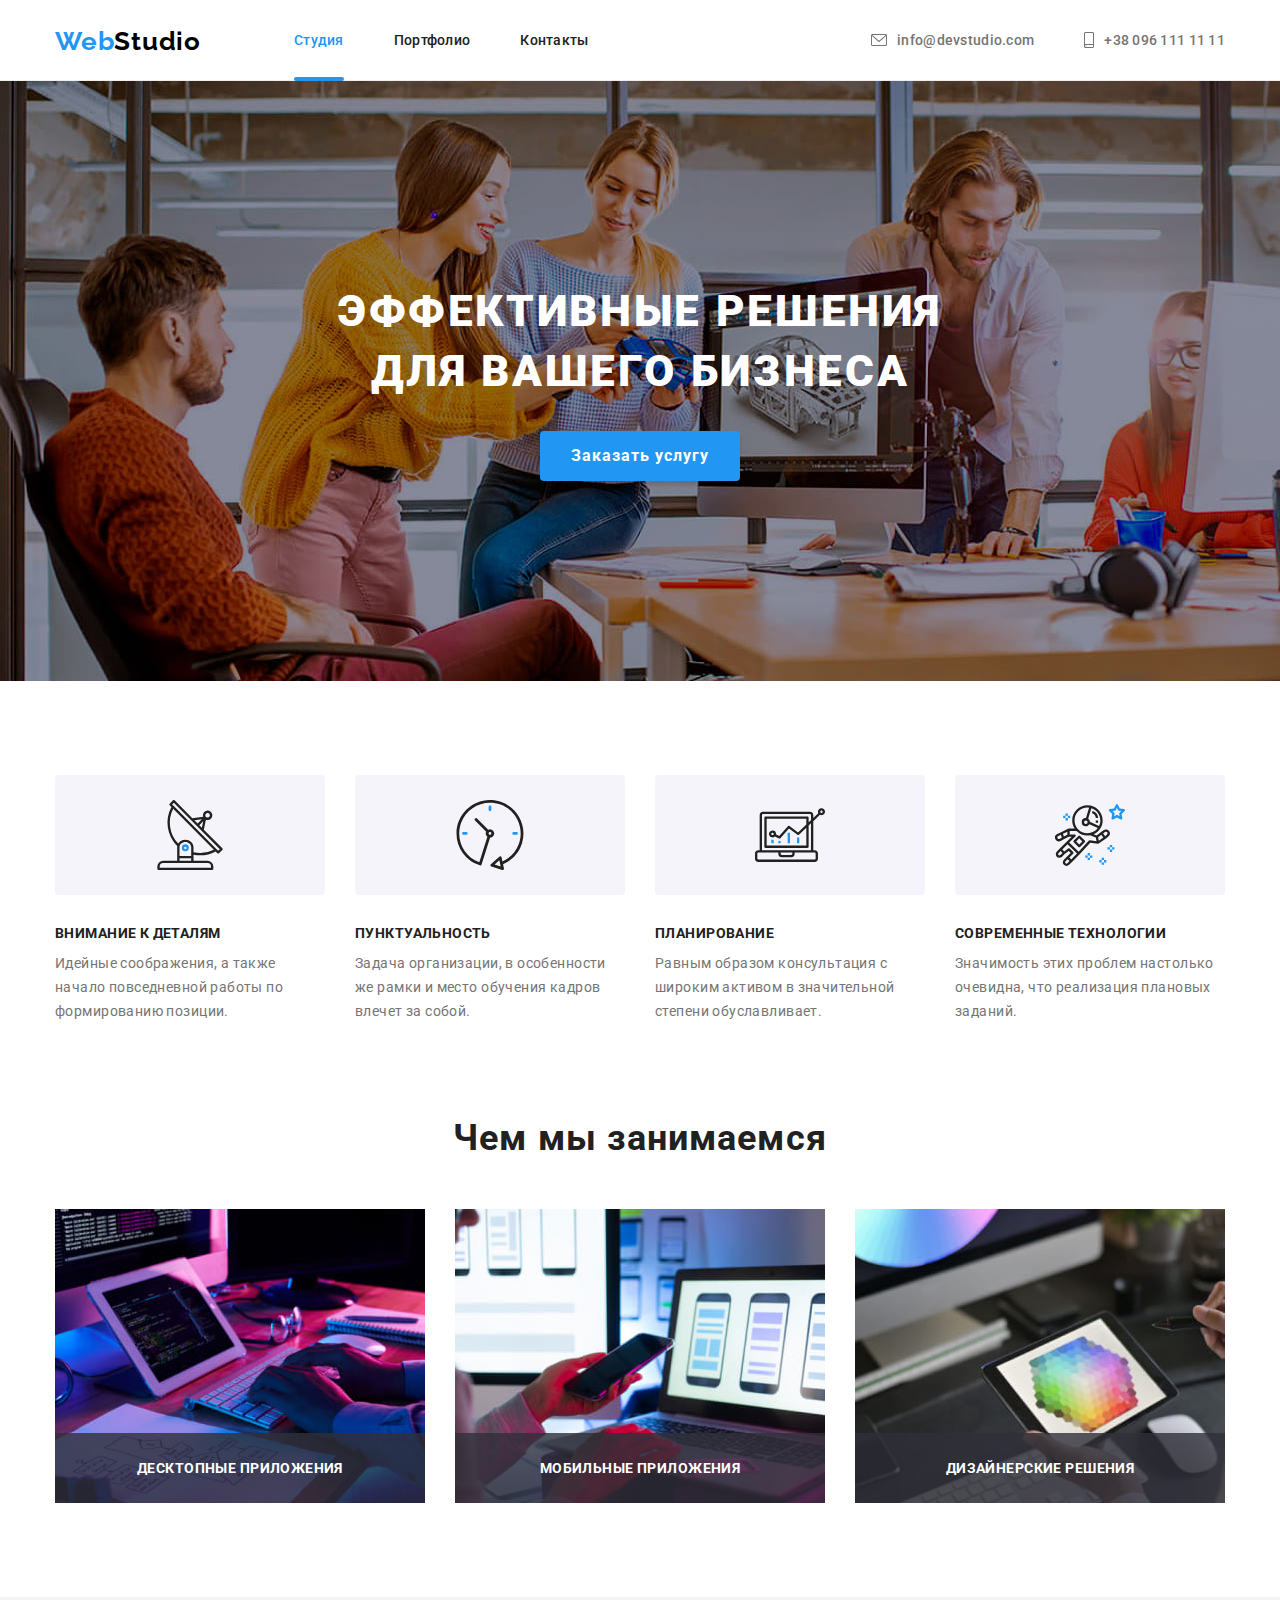
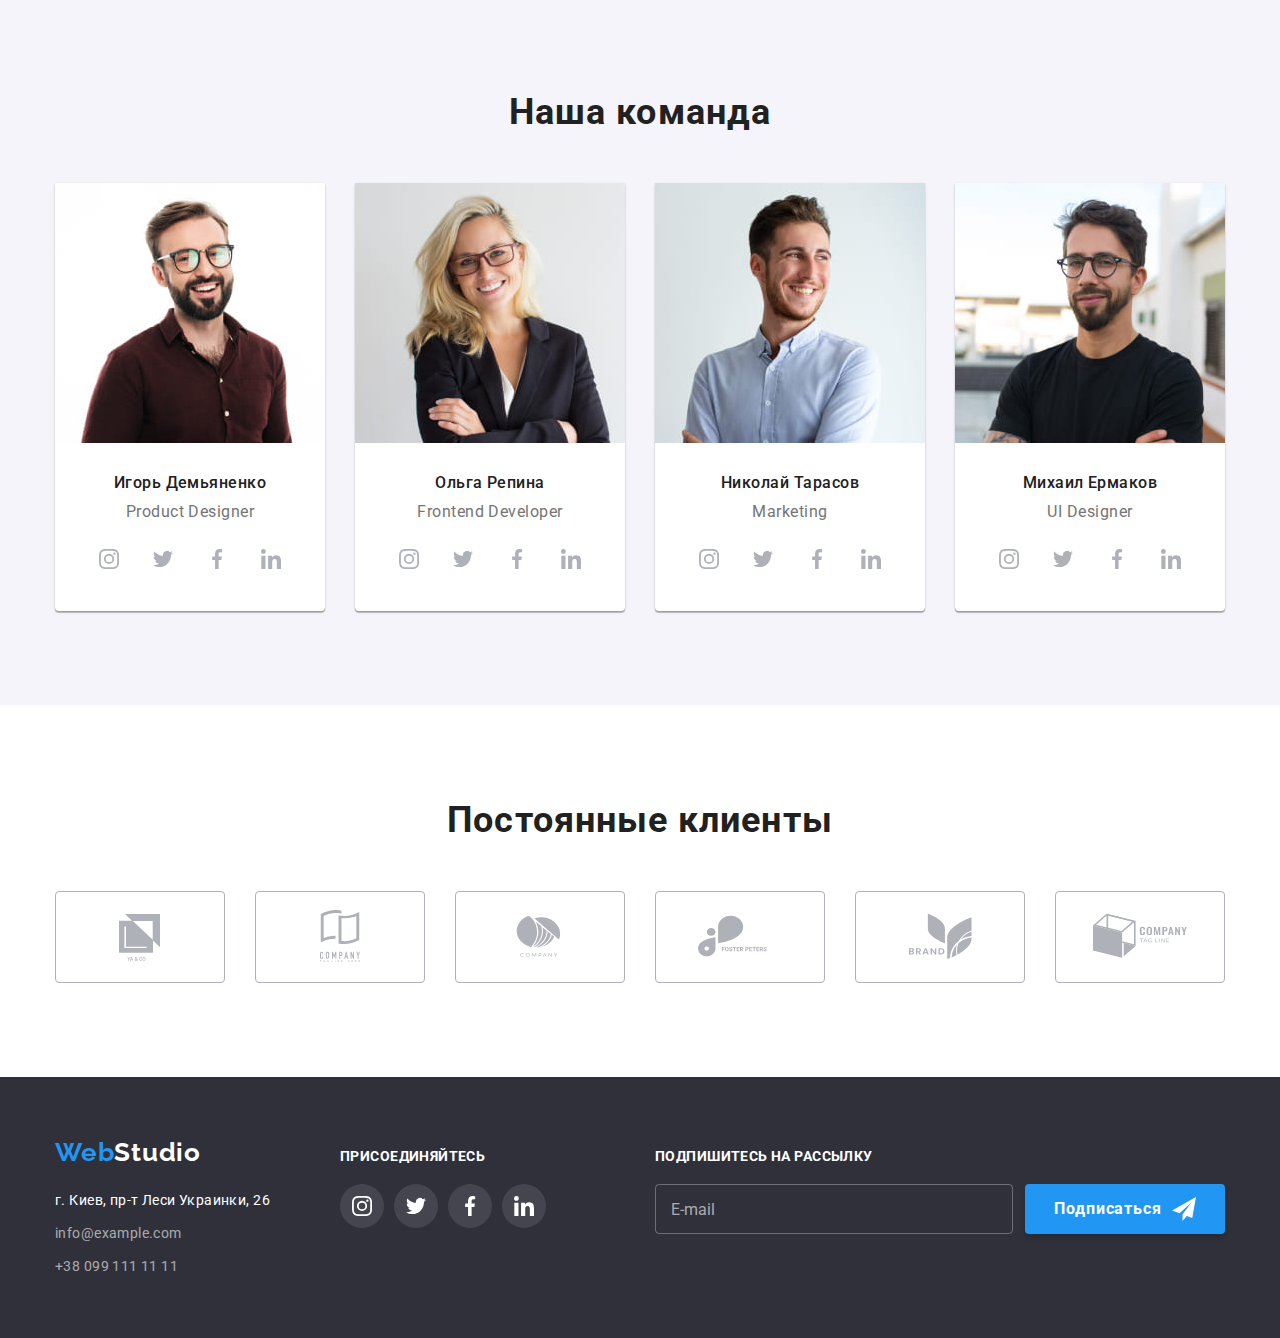
<file: index.html>
<!DOCTYPE html>
<html lang="ru">
<head>
    <meta charset="UTF-8" />
    <meta http-equiv="X-UA-Compatible" content="IE=edge" />
    <meta name="viewport" content="width=device-width, initial-scale=1.0, maximum-scale=1.0, user-scalable=no" />
    <link rel="stylesheet" href="./css/main.min.css" />
    <link
    href="https://fonts.googleapis.com/css2?family=Raleway:wght@700&family=Roboto:wght@400;500;700;900&display=swap"
    rel="stylesheet"
    />
    <title>Студия</title>
</head>
<body>
    <header>
    <div class="container page-header">
        <a href="./index.html" lang="en" class="link logo"><span class="logo__part">Web</span>Studio</a>
        <nav class="nav">
        <ul class="list nav__list">
            <li><a href="./index.html" class="link nav__link nav__link--current">Cтудия</a></li>
            <li><a href="./portfolio.html" class="link nav__link">Портфолио</a></li>
            <li><a href="" class="link nav__link">Контакты</a></li>
        </ul>
        </nav>
        <ul class="list contacts">
            <li class="contacts__item">
                <a class="link contacts__link" href="mailto:info@devstudio.com">
                <svg class="contacts__icon contacts__icon--mail" width="16" height="12">
                    <use href="./images/sprite.svg#icon-mail">
                </svg>info@devstudio.com</a>
            </li>
            <li>
                <a class="link contacts__link" href="tel:+380961111111">
                <svg class="contacts__icon contacts__icon--tel" width="10" height="16">
                    <use href="./images/sprite.svg#icon-tel"></svg>
                +38 096 111 11 11</a>
            </li>
        </ul>
        <button type="button" class="menu__open">
            <svg class="menu__icon" width="40" height="40">
                <use href="./images/sprite.svg#icon-menu"></use>
            </svg>
            </button>
        </div>
        <div class="menu is-hidden">
            <div class="menu__top">
                <button type="button" class="menu__close">
                <svg class="menu__icon" width="40" height="40">
                    <use href="./images/sprite.svg#icon-cross"></use>
                </svg>
                </button>
                <nav class="menu__nav">
                <ul class="menu__list list">
                    <li class="menu__item">
                    <a href="./index.html" class="link menu__link--current">Студия</a>
                    </li>
                    <li class="menu__item">
                    <a href="./portfolio.html" class="link menu__link">Портфолио</a>
                    </li>
                    <li class="menu__item">
                    <a href="#" class="link menu__link">Контакты</a>
                    </li>
                </ul>
                </nav>
            </div>
            <div class="menu__bottom">
                <ul class="menu__list list">
                    <li class="menu__item">
                    <a href="tel:+380961111111" class="link menu__tel"
                        >+38 096 111 11 11</a
                    >
                    </li>
                    <li class="menu__item">
                    <a href="mailto:info@devstudio.com" class="link menu__mail"
                        >info@devstudio.com</a
                    >
                    </li>
                </ul>
                <ul class="menu__socials list">
                    <li class="menu__social">
                        <a
                        href=""
                        target="_blank"
                        rel="noopener noreferrer nofollow"
                        class="menu__soc link"
                        >Instagram</a
                        >
                    </li>
                    <li class="menu__social">
                        <a
                        href=""
                        target="_blank"
                        rel="noopener noreferrer nofollow"
                        class="menu__soc link" 
                        >Twitter</a
                        >
                    </li>
                    <li class="menu__social">
                        <a
                        href=""
                        target="_blank"
                        rel="noopener noreferrer nofollow"
                        class="menu__soc link"
                        >Facebook</a
                        >
                    </li>
                    <li class="menu__social">
                        <a
                        href=""
                        target="_blank"
                        rel="noopener noreferrer nofollow"
                        class="menu__soc link"
                        >LinkedIn</a
                        >
                    </li>
                </ul>
            </div>
        </div>
    </header>
    <main>
    <section class="section hero">
        <div class="container">
        <h1 class="hero__header">Эффективные решения для вашего бизнеса</h1>
        <button type="button" class="button" data-modal-open>Заказать услугу</button>
        </div>
    </section>
    <section class="section">
        <div class="container">
        <h2 class="section__heading visually-hidden">Features</h2>
        <ul class="list features">
            <li class="features__item">
            <div class="features__box">
                <svg width="70" height="70">
                <use href="./images/sprite.svg#icon-antenna" />
                </svg>
            </div>
            <h3 class="features__title">Внимание к деталям</h3>
            <p class="features__descr">
                Идейные соображения, а также начало повседневной работы по формированию позиции.
            </p>
            </li>
            <li class="features__item">
            <div class="features__box">
                <svg width="70" height="70">
                <use href="./images/sprite.svg#icon-clock" />
                </svg>
            </div>
            <h3 class="features__title">Пунктуальность</h3>
            <p class="features__descr">
                Задача организации, в особенности же рамки и место обучения кадров влечет за собой.
            </p>
            </li>
            <li class="features__item">
            <div class="features__box">
                <svg width="70" height="70">
                <use href="./images/sprite.svg#icon-diagram" />
                </svg>
            </div>
            <h3 class="features__title">Планирование</h3>
            <p class="features__descr">
                Равным образом консультация с широким активом в значительной степени обуславливает.
            </p>
            </li>
            <li class="features__item">
            <div class="features__box">
                <svg width="70" height="70">
                <use href="./images/sprite.svg#icon-astronaut" />
                </svg>
            </div>
            <h3 class="features__title">Современные технологии</h3>
            <p class="features__descr">
                Значимость этих проблем настолько очевидна, что реализация плановых заданий.
            </p>
            </li>
        </ul>
        </div>
    </section>
    <section class="section no-padding">
        <div class="container">
        <h2 class="section__heading">Чем мы занимаемся</h2>
        <ul class="list employments">
            <li class="employments__item">
            <img srcset="./images/index/work1.jpg 1х, /images/index/work1-2x.jpg 2х" src="./images/index/work1.jpg" alt="Программирование" width="370" height="294" />
            <p class="employments__title">Десктопные приложения</p>
            </li>
            <li class="employments__item">
            <img srcset="./images/index/work2.jpg 1х, /images/index/work2-2x.jpg 2х" src="./images/index/work2.jpg" width="370" height="294" />
            <p class="employments__title">Мобильные приложения</p>
            </li>
            <li class="employments__item">
            <img srcset="./images/index/work3.jpg 1х, /images/index/work3-2x.jpg 2х" src="./images/index/work3.jpg" width="370" height="294" />
            <p class="employments__title">Дизайнерские решения</p>
            </li>
        </ul>
        </div>
    </section>
    <section class="section team">
        <div class="container">
        <h2 class="section__heading">Наша команда</h2>
        <ul class="list team__list">
            <li class="team__card">
                <picture>
                    <source srcset="./images/index/1team-top.jpg 1x, ./images/index/1team-top2x.jpg 2x" media="(min-width: 1200px)">
                    <source srcset="./images/index/1team-tab.jpg 1x, ./images/index/1team-tab2x.jpg 2x" media="(min-width: 768px)">
                    <source srcset="./images/index/1team-mob.jpg 1x, ./images/index/1team-mob2x.jpg 2x" media="(max-width: 767px)">
                    <img src="./images/index/1team-mob.jpg" alt="Игорь Демьяненко"/>
                </picture>
            <div class="team__descr">
                <h3 class="team__name">Игорь Демьяненко</h3>
                <p class="team__post" lang="en">Product Designer</p>
                <ul class="list social">
                <li>
                    <a href="#" class="link social__link">
                    <svg class="social__icon" width="20" height="20">
                        <use href="./images/sprite.svg#icon-instagram" />
                    </svg>
                    </a>
                </li>
                <li>
                    <a href="#" class="link social__link">
                    <svg class="social__icon" width="20" height="20">
                        <use href="./images/sprite.svg#icon-twitter" />
                    </svg>
                    </a>
                </li>
                <li>
                    <a href="#" class="link social__link">
                    <svg class="social__icon" width="20" height="20">
                        <use href="./images/sprite.svg#icon-facebook" />
                    </svg>
                    </a>
                </li>
                <li>
                    <a href="#" class="link social__link">
                    <svg class="social__icon" width="20" height="20">
                        <use href="./images/sprite.svg#icon-linkedin" />
                    </svg>
                    </a>
                </li>
                </ul>
            </div>
            </li>
            <li class="team__card">
                <picture>
                    <source srcset="./images/index/2team-top.jpg 1x, ./images/index/2team-top2x.jpg 2x" media="(min-width: 1200px)">
                    <source srcset="./images/index/2team-tab.jpg 1x, ./images/index/2team-tab2x.jpg 2x" media="(min-width: 768px)">
                    <source srcset="./images/index/2team-mob.jpg 1x, ./images/index/2team-mob2x.jpg 2x" media="(max-width: 767px)">
                    <img src="./images/index/2team-mob.jpg" alt="Ольга Репина"/>
                </picture>
            <div class="team__descr">
                <h3 class="team__name">Ольга Репина</h3>
                <p class="team__post" lang="en">Frontend Developer</p>
                <ul class="list social">
                <li>
                    <a href="#" class="link social__link">
                    <svg class="social__icon" width="20" height="20">
                        <use href="./images/sprite.svg#icon-instagram" />
                    </svg>
                    </a>
                </li>
                <li>
                    <a href="#" class="link social__link">
                    <svg class="social__icon" width="20" height="20">
                        <use href="./images/sprite.svg#icon-twitter" />
                    </svg>
                    </a>
                </li>
                <li>
                    <a href="#" class="link social__link">
                    <svg class="social__icon" width="20" height="20">
                        <use href="./images/sprite.svg#icon-facebook" />
                    </svg>
                    </a>
                </li>
                <li>
                    <a href="#" class="link social__link">
                    <svg class="social__icon" width="20" height="20">
                        <use href="./images/sprite.svg#icon-linkedin" />
                    </svg>
                    </a>
                </li>
                </ul>
            </div>
            </li>
            <li class="team__card">
                <picture>
                    <source srcset="./images/index/3team-top.jpg 1x, ./images/index/3team-top2x.jpg 2x" media="(min-width: 1200px)">
                    <source srcset="./images/index/3team-tab.jpg 1x, ./images/index/3team-tab2x.jpg 2x" media="(min-width: 768px)">
                    <source srcset="./images/index/3team-mob.jpg 1x, ./images/index/3team-mob2x.jpg 2x" media="(max-width: 767px)">
                    <img src="./images/index/3team-mob.jpg" alt="Николай Тарасов"/>
                </picture>
            <div class="team__descr">
                <h3 class="team__name">Николай Тарасов</h3>
                <p class="team__post" lang="en">Marketing</p>
                <ul class="list social">
                <li>
                    <a href="#" class="link social__link">
                    <svg class="social__icon" width="20" height="20">
                        <use href="./images/sprite.svg#icon-instagram" />
                    </svg>
                    </a>
                </li>
                <li>
                    <a href="#" class="link social__link">
                    <svg class="social__icon" width="20" height="20">
                        <use href="./images/sprite.svg#icon-twitter" />
                    </svg>
                    </a>
                </li>
                <li>
                    <a href="#" class="link social__link">
                    <svg class="social__icon" width="20" height="20">
                        <use href="./images/sprite.svg#icon-facebook" />
                    </svg>
                    </a>
                </li>
                <li>
                    <a href="#" class="link social__link">
                    <svg class="social__icon" width="20" height="20">
                        <use href="./images/sprite.svg#icon-linkedin" />
                    </svg>
                    </a>
                </li>
                </ul>
            </div>
            </li>
            <li class="team__card">
                <picture>
                    <source srcset="./images/index/4team-top.jpg 1x, ./images/index/4team-top2x.jpg 2x" media="(min-width: 1200px)">
                    <source srcset="./images/index/4team-tab.jpg 1x, ./images/index/4team-tab2x.jpg 2x" media="(min-width: 768px)">
                    <source srcset="./images/index/4team-mob.jpg 1x, ./images/index/4team-mob2x.jpg 2x" media="(max-width: 767px)">
                    <img src="./images/index/4team-mob.jpg" alt="Михаил Ермаков"/>
                </picture>
            <div class="team__descr">
                <h3 class="team__name">Михаил Ермаков</h3>
                <p class="team__post" lang="en">UI Designer</p>
                <ul class="list social">
                <li>
                    <a href="#" class="link social__link">
                    <svg class="social__icon" width="20" height="20">
                        <use href="./images/sprite.svg#icon-instagram" />
                    </svg>
                    </a>
                </li>
                <li>
                    <a href="#" class="link social__link">
                    <svg class="social__icon" width="20" height="20">
                        <use href="./images/sprite.svg#icon-twitter" />
                    </svg>
                    </a>
                </li>
                <li>
                    <a href="#" class="link social__link">
                    <svg class="social__icon" width="20" height="20">
                        <use href="./images/sprite.svg#icon-facebook" />
                    </svg>
                    </a>
                </li>
                <li>
                    <a href="#" class="link social__link">
                    <svg class="social__icon" width="20" height="20">
                        <use href="./images/sprite.svg#icon-linkedin" />
                    </svg>
                    </a>
                </li>
                </ul>
            </div>
            </li>
        </ul>
        </div>
    </section>
    <section class="section">
        <div class="container">
        <h2 class="section__heading">Постоянные клиенты</h2>
        <ul class="list clients">
            <li class="clients__item">
            <a href="#" class="link clients__link">
                <svg class="clients__icon" width="106" height="60">
                <use href="./images/sprite.svg#icon-Logo-1" />
                </svg>
            </a>
            </li>
            <li class="clients__item">
            <a href="#" class="link clients__link">
                <svg class="clients__icon" width="106" height="60">
                <use href="./images/sprite.svg#icon-Logo-2" />
                </svg>
            </a>
            </li>
            <li class="clients__item">
            <a href="#" class="link clients__link">
                <svg class="clients__icon" width="106" height="60">
                <use href="./images/sprite.svg#icon-Logo-3" />
                </svg>
            </a>
            </li>
            <li class="clients__item">
            <a href="#" class="link clients__link">
                <svg class="clients__icon" width="106" height="60">
                <use href="./images/sprite.svg#icon-Logo-4" />
                </svg>
            </a>
            </li>
            <li class="clients__item">
            <a href="#" class="link clients__link">
                <svg class="clients__icon" width="106" height="60">
                <use href="./images/sprite.svg#icon-Logo-5" />
                </svg>
            </a>
            </li>
            <li class="clients__item">
            <a href="#" class="link clients__link">
                <svg class="clients__icon" width="106" height="60">
                <use href="./images/sprite.svg#icon-Logo-6" />
                </svg>
            </a>
            </li>
        </ul>
        </div>
    </section>
    </main>
    <footer>
    <div class="container page-footer">
        <div class="page-footer__tab">
            <div>
                <a href="./index.html" lang="en" class="link logo"
                    ><span class="logo__part">Web</span>Studio</a
                >
                <address>
                    <ul class="address list">
                    <li>
                        <a href="https://goo.gl/maps/jvZkEeuZgT2ocz416"
                        rel="noopener nofollow noreferrer"
                        class="link address__location">г. Киев, пр-т Леси Украинки, 26</a
                        >
                    </li>
                    <li class="address__item">
                        <a href="mailto:info@example.com" class="link address__contacts"                >info@example.com</a>
                    </li>
                    <li class="address__item">
                        <a href="tel:+380991111111" class="link address__contacts">+38 099 111 11 11</a>
                    </li>
                    </ul>
                </address>
            </div>
            <div class="footer__div">
                <strong class="page-footer__heading">присоединяйтесь</strong>
                <ul class="list social">
                    <li>
                    <a href="#" class="link social__link">
                        <svg width="20" height="20">
                        <use href="./images/sprite.svg#icon-instagram" />
                        </svg>
                    </a>
                    </li>
                    <li>
                    <a href="#" class="link social__link">
                        <svg width="20" height="20">
                        <use href="./images/sprite.svg#icon-twitter" />
                        </svg>
                    </a>
                    </li>
                    <li>
                    <a href="#" class="link social__link">
                        <svg width="20" height="20">
                        <use href="./images/sprite.svg#icon-facebook" />
                        </svg>
                    </a>
                    </li>
                    <li>
                    <a href="#" class="link social__link">
                        <svg width="20" height="20">
                        <use href="./images/sprite.svg#icon-linkedin" />
                        </svg>
                    </a>
                    </li>
                </ul>
            </div>
        </div>
        
        <div class="footer__div footer__div--alignment">
        <strong class="page-footer__heading">подпишитесь на рассылку</strong>
        <form class="send">
            <label>
            <input type="email" name="email" class="send__email" placeholder="E-mail" required />
            </label>
            <button type="submit" class="button">
            Подписаться
            <svg width="24" height="24">
                <use href="./images/sprite.svg#icon-send" />
            </svg>
            </button>
        </form>
        </div>
    </div>
    </footer>
    <div class="backdrop is-hidden" data-modal>
    <div class="modal">
        <button class="close" data-modal-close>
        <svg class="close__icon" width="11" height="11">
            <use href="./images/sprite.svg#icon-close" />
        </svg>
        </button>
        <strong class="modal__header">Оставьте свои данные, мы вам перезвоним</strong>
        <form class="modal__form">
        <div class="modal__div">
            <label for="name" class="modal__label">Имя</label>
            <input
            class="modal__input"
            type="text"
            name="name"
            id="name"
            placeholder=" "
            required
            />
            <svg width="18" height="18" class="modal__icon">
            <use href="./images/sprite.svg#icon-person" />
            </svg>
        </div>
        <div class="modal__div">
            <label for="tel" class="modal__label">Телефон</label>
            <input class="modal__input" type="tel" name="tel" id="tel" placeholder=" " required />
            <svg width="18" height="18" class="modal__icon">
            <use href="./images/sprite.svg#icon-phone" />
            </svg>
        </div>
        <div class="modal__div">
            <label for="email" class="modal__label">Почта</label>
            <input
            class="modal__input"
            type="email"
            name="email"
            id="email"
            placeholder=" "
            required
            />
            <svg width="18" height="18" class="modal__icon">
            <use href="./images/sprite.svg#icon-email" />
            </svg>
        </div>
        <div class="modal__div">
            <label for="comment" class="modal__label">Комментарий</label>
            <textarea
            name="comment"
            id="comment"
            placeholder="Введите текст"
            class="modal__comment"
            ></textarea>
        </div>
        <div class="check">
            <label class="check__label">
            <input type="checkbox" class="check__box" name="agree" value="agree" required />
            <span class="check__icon"></span>Соглашаюсь с рассылкой и принимаю&nbsp;
            <a href="#" class="link check__link">Условия договора</a>
            </label>
        </div>
        <button type="submit" class="button">Отправить</button>
        </form>
    </div>
    </div>
    <script src="./modal.js"></script>
    <script src="./menu.js"></script>
</body>
</html>
</file>
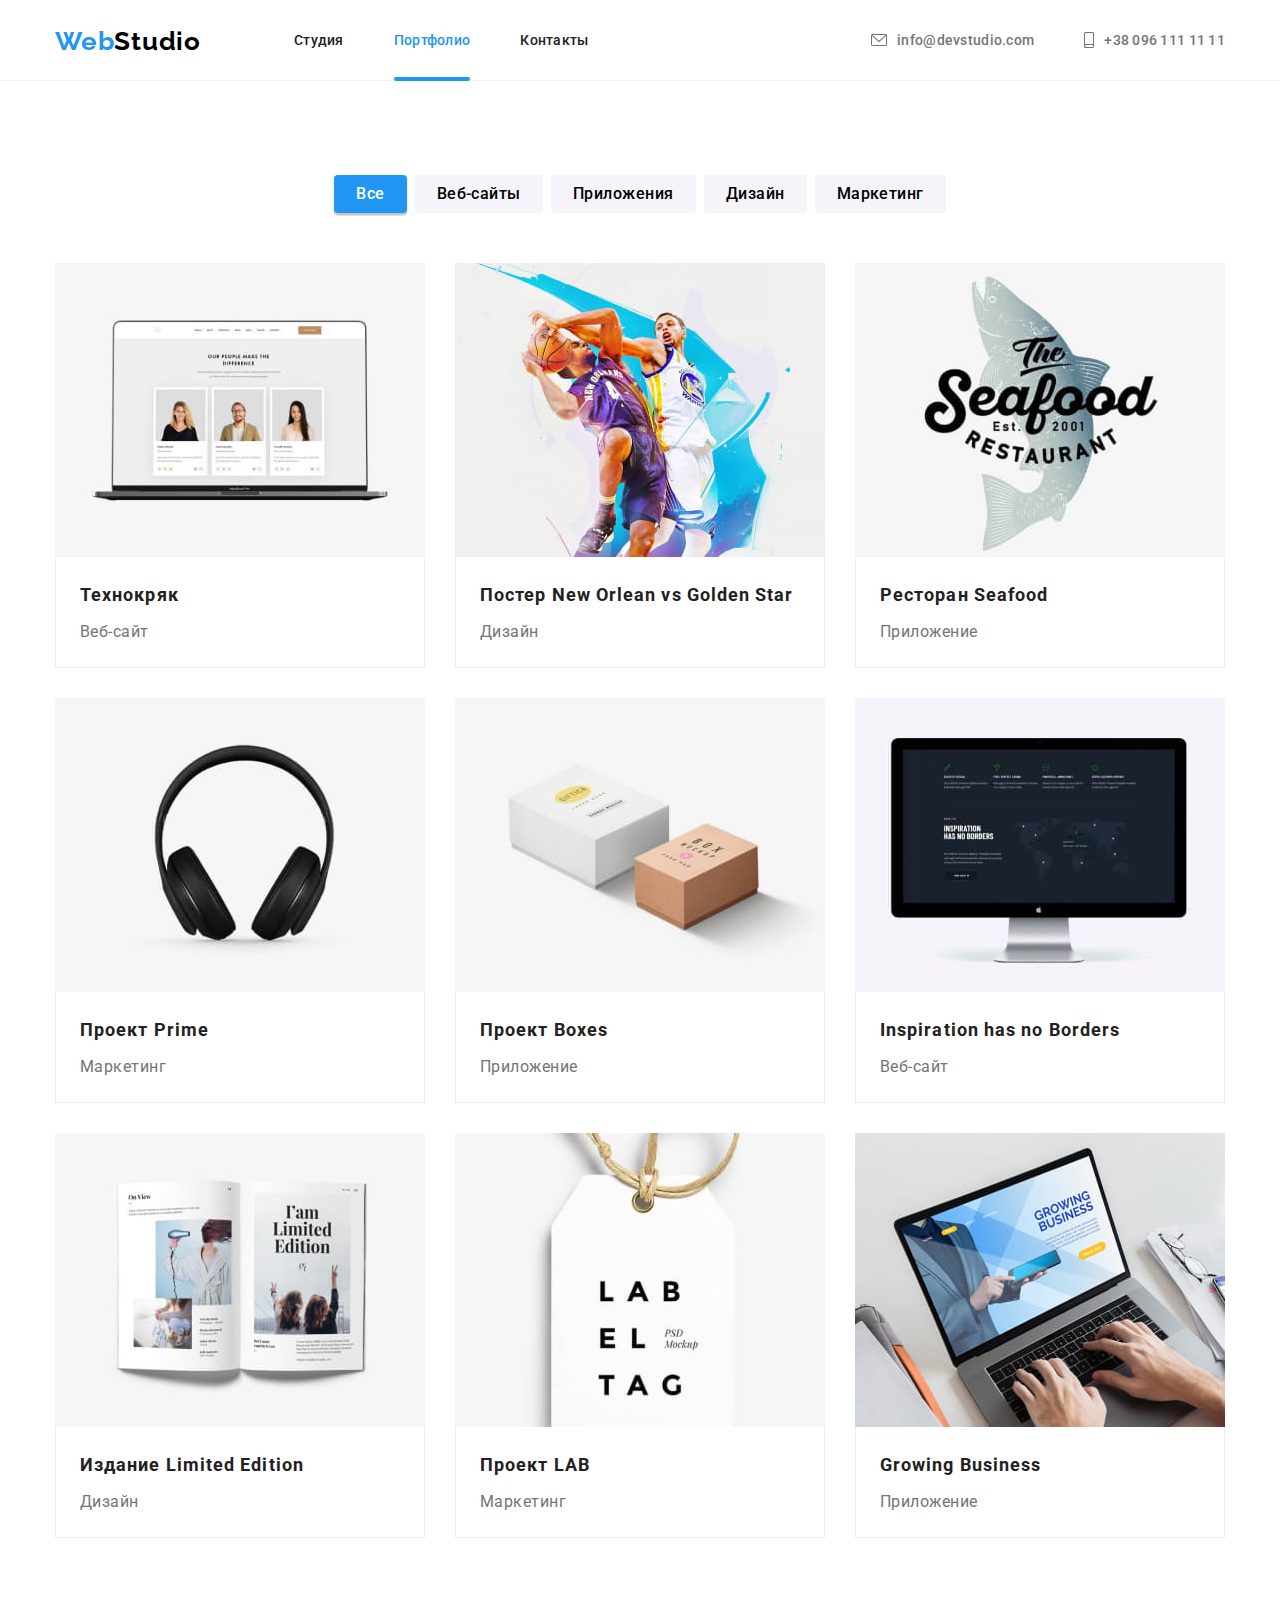
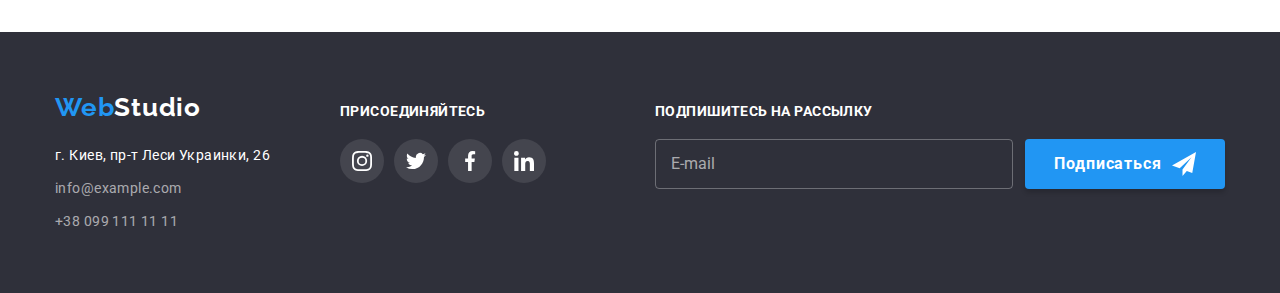
<file: portfolio.html>
<!DOCTYPE html>
<html lang="ru">
  <head>
    <meta charset="UTF-8" />
    <meta http-equiv="X-UA-Compatible" content="IE=edge" />
    <meta name="viewport" content="width=device-width, initial-scale=1.0, maximum-scale=1.0, user-scalable=no" />
    <link rel="stylesheet" href="./css/main.min.css" />
    <link
      href="https://fonts.googleapis.com/css2?family=Raleway:wght@700&family=Roboto:wght@400;500;700;900&display=swap"
      rel="stylesheet"
    />
    <title>Портфолио</title>
  </head>
  <body>
    <header>
    <div class="container page-header">
        <a href="./index.html" lang="en" class="link logo"><span class="logo__part">Web</span>Studio</a>
        <nav class="nav">
        <ul class="list nav__list">
            <li><a href="./index.html" class="link nav__link">Cтудия</a></li>
            <li><a href="./portfolio.html" class="link nav__link nav__link--current">Портфолио</a></li>
            <li><a href="" class="link nav__link">Контакты</a></li>
        </ul>
        </nav>
        <ul class="list contacts">
            <li class="contacts__item">
                <a class="link contacts__link" href="mailto:info@devstudio.com">
                <svg class="contacts__icon contacts__icon--mail" width="16" height="12">
                    <use href="./images/sprite.svg#icon-mail">
                </svg>
                info@devstudio.com</a>
            </li>
            <li>
                <a class="link contacts__link" href="tel:+380961111111">
                <svg class="contacts__icon contacts__icon--tel" width="10" height="16">
                    <use href="./images/sprite.svg#icon-tel"></svg>
                +38 096 111 11 11</a>
            </li>
        </ul>
        <button type="button" class="menu__open">
            <svg class="menu__icon" width="40" height="40">
                <use href="./images/sprite.svg#icon-menu"></use>
            </svg>
            </button>
        </div>
        <div class="menu is-hidden">
            <div class="menu__top">
                <button type="button" class="menu__close">
                <svg class="menu__icon" width="40" height="40">
                    <use href="./images/sprite.svg#icon-cross"></use>
                </svg>
                </button>
                <nav class="menu__nav">
                <ul class="menu__list list">
                    <li class="menu__item">
                    <a href="./index.html" class="link menu__link">Студия</a>
                    </li>
                    <li class="menu__item">
                    <a href="./portfolio.html" class="link menu__link menu__link--current">Портфолио</a>
                    </li>
                    <li class="menu__item">
                    <a href="#" class="link menu__link">Контакты</a>
                    </li>
                </ul>
                </nav>
            </div>
            <div class="menu__bottom">
                <ul class="menu__list list">
                    <li class="menu__item">
                    <a href="tel:+380961111111" class="link menu__tel"
                        >+38 096 111 11 11</a
                    >
                    </li>
                    <li class="menu__item">
                    <a href="mailto:info@devstudio.com" class="link menu__mail"
                        >info@devstudio.com</a
                    >
                    </li>
                </ul>
                <ul class="menu__socials list">
                    <li class="menu__social">
                        <a
                        href=""
                        target="_blank"
                        rel="noopener noreferrer nofollow"
                        class="menu__soc link"
                        >Instagram</a
                        >
                    </li>
                    <li class="menu__social">
                        <a
                        href=""
                        target="_blank"
                        rel="noopener noreferrer nofollow"
                        class="menu__soc link" 
                        >Twitter</a
                        >
                    </li>
                    <li class="menu__social">
                        <a
                        href=""
                        target="_blank"
                        rel="noopener noreferrer nofollow"
                        class="menu__soc link"
                        >Facebook</a
                        >
                    </li>
                    <li class="menu__social">
                        <a
                        href=""
                        target="_blank"
                        rel="noopener noreferrer nofollow"
                        class="menu__soc link"
                        >LinkedIn</a
                        >
                    </li>
                </ul>
            </div>
        </div>
    </header>
    <main>
      <section class="section">
        <div class="container">
          <h1 class="visually-hidden">Projects</h1>
          <ul class="list filters">
            <li><button type="button" class="filters__button filters__button--current">Все</button></li>
            <li><button type="button" class="filters__button">Веб-сайты</button></li>
            <li><button type="button" class="filters__button">Приложения</button></li>
            <li><button type="button" class="filters__button">Дизайн</button></li>
            <li><button type="button" class="filters__button">Маркетинг</button></li>
          </ul>
          <ul class="list projects">
            <li class="projects__item">
              <a href="#" class="link product">
                <div class="product__overlay">
                  <picture>
                      <source srcset="./images/portfolio/1project-top.jpg 1x, ./images/portfolio/1project-top2x.jpg 2x" media="(min-width: 1200px)">
                      <source srcset="./images/portfolio/1project-tab.jpg 1x, ./images/portfolio/1project-tab2x.jpg 2x" media="(min-width: 768px)">
                      <source srcset="./images/portfolio/1project-mob.jpg 1x, ./images/portfolio/1project-mob2x.jpg 2x" media="(max-width: 767px)">
                      <img src="./images/portfolio/1project-mob.jpg" alt="Технокряк"/>
                  </picture>
                  <p class="product__text">
                    Ресурс предлагает комплексные предложения с разным уровнем функционала и
                    сервисов. Все это позволит посетителю получить исчерпывающие сведения о компании
                    или частном лице.
                  </p>
                </div>
                <div class="product__descr">
                  <h2 class="product__name">Технокряк</h2>
                  <p class="product__title">Веб-сайт</p>
                </div>
              </a>
            </li>
            <li class="projects__item">
              <a href="#" class="link product">
                <div class="product__overlay">
                  <picture>
                    <source srcset="./images/portfolio/2project-top.jpg 1x, ./images/portfolio/2project-top2x.jpg 2x" media="(min-width: 1200px)">
                    <source srcset="./images/portfolio/2project-tab.jpg 1x, ./images/portfolio/2project-tab2x.jpg 2x" media="(min-width: 768px)">
                    <source srcset="./images/portfolio/2project-mob.jpg 1x, ./images/portfolio/2project-mob2x.jpg 2x" media="(max-width: 767px)">
                    <img src="./images/portfolio/2project-mob.jpg" alt="Постер New Orlean vs Golden Star"/>
                  </picture>
                  <p class="product__text">
                    Ресурс предлагает комплексные предложения с разным уровнем функционала и
                    сервисов. Все это позволит посетителю получить исчерпывающие сведения о компании
                    или частном лице.
                  </p>
                </div>
                <div class="product__descr">
                  <h2 class="product__name">
                    Постер <span lang="en">New Orlean vs Golden Star</span>
                  </h2>
                  <p class="product__title">Дизайн</p>
                </div>
              </a>
            </li>
            <li class="projects__item">
              <a href="#" class="link product">
                <div class="product__overlay">
                  <picture>
                    <source srcset="./images/portfolio/3project-top.jpg 1x, ./images/portfolio/3project-top2x.jpg 2x" media="(min-width: 1200px)">
                    <source srcset="./images/portfolio/3project-tab.jpg 1x, ./images/portfolio/3project-tab2x.jpg 2x" media="(min-width: 768px)">
                    <source srcset="./images/portfolio/3project-mob.jpg 1x, ./images/portfolio/3project-mob2x.jpg 2x" media="(max-width: 767px)">
                    <img src="./images/portfolio/3project-mob.jpg" alt="Ресторан Seafood"/>
                  </picture>
                  <p class="product__text">
                    Ресурс предлагает комплексные предложения с разным уровнем функционала и
                    сервисов. Все это позволит посетителю получить исчерпывающие сведения о компании
                    или частном лице.
                  </p>
                </div>
                <div class="product__descr">
                  <h2 class="product__name">Ресторан <span lang="en">Seafood</span></h2>
                  <p class="product__title">Приложение</p>
                </div>
              </a>
            </li>
            <li class="projects__item">
              <a href="#" class="link product">
                <div class="product__overlay">
                  <picture>
                    <source srcset="./images/portfolio/4project-top.jpg 1x, ./images/portfolio/4project-top2x.jpg 2x" media="(min-width: 1200px)">
                    <source srcset="./images/portfolio/4project-tab.jpg 1x, ./images/portfolio/4project-tab2x.jpg 2x" media="(min-width: 768px)">
                    <source srcset="./images/portfolio/4project-mob.jpg 1x, ./images/portfolio/4project-mob2x.jpg 2x" media="(max-width: 767px)">
                    <img src="./images/portfolio/4project-mob.jpg" alt="Проект Prime"/>
                  </picture>
                  <p class="product__text">
                    Ресурс предлагает комплексные предложения с разным уровнем функционала и
                    сервисов. Все это позволит посетителю получить исчерпывающие сведения о компании
                    или частном лице.
                  </p>
                </div>
                <div class="product__descr">
                  <h2 class="product__name">Проект <span lang="en">Prime</span></h2>
                  <p class="product__title">Маркетинг</p>
                </div>
              </a>
            </li>
            <li class="projects__item">
              <a href="#" class="link product">
                <div class="product__overlay">
                  <picture>
                    <source srcset="./images/portfolio/5project-top.jpg 1x, ./images/portfolio/5project-top2x.jpg 2x" media="(min-width: 1200px)">
                    <source srcset="./images/portfolio/5project-tab.jpg 1x, ./images/portfolio/5project-tab2x.jpg 2x" media="(min-width: 768px)">
                    <source srcset="./images/portfolio/5project-mob.jpg 1x, ./images/portfolio/5project-mob2x.jpg 2x" media="(max-width: 767px)">
                    <img src="./images/portfolio/5project-mob.jpg" alt="Проект Boxes"/>
                  </picture>
                  <p class="product__text">
                    Ресурс предлагает комплексные предложения с разным уровнем функционала и
                    сервисов. Все это позволит посетителю получить исчерпывающие сведения о компании
                    или частном лице.
                  </p>
                </div>
                <div class="product__descr">
                  <h2 class="product__name">Проект <span lang="en">Boxes</span></h2>
                  <p class="product__title">Приложение</p>
                </div>
              </a>
            </li>
            <li class="projects__item">
              <a href="#" class="link product">
                <div class="product__overlay">
                  <picture>
                    <source srcset="./images/portfolio/6project-top.jpg 1x, ./images/portfolio/6project-top2x.jpg 2x" media="(min-width: 1200px)">
                    <source srcset="./images/portfolio/6project-tab.jpg 1x, ./images/portfolio/6project-tab2x.jpg 2x" media="(min-width: 768px)">
                    <source srcset="./images/portfolio/6project-mob.jpg 1x, ./images/portfolio/6project-mob2x.jpg 2x" media="(max-width: 767px)">
                    <img src="./images/portfolio/6project-mob.jpg" alt="Inspiration has no Borders"/>
                  </picture>
                  <p class="product__text">
                    Ресурс предлагает комплексные предложения с разным уровнем функционала и
                    сервисов. Все это позволит посетителю получить исчерпывающие сведения о компании
                    или частном лице.
                  </p>
                </div>
                <div class="product__descr">
                  <h2 class="product__name" lang="en">Inspiration has no Borders</h2>
                  <p class="product__title">Веб-сайт</p>
                </div>
              </a>
            </li>
            <li class="projects__item">
              <a href="#" class="link product">
                <div class="product__overlay">
                  <picture>
                    <source srcset="./images/portfolio/7project-top.jpg 1x, ./images/portfolio/7project-top2x.jpg 2x" media="(min-width: 1200px)">
                    <source srcset="./images/portfolio/7project-tab.jpg 1x, ./images/portfolio/7project-tab2x.jpg 2x" media="(min-width: 768px)">
                    <source srcset="./images/portfolio/7project-mob.jpg 1x, ./images/portfolio/7project-mob2x.jpg 2x" media="(max-width: 767px)">
                    <img src="./images/portfolio/7project-mob.jpg" alt="Издание Limited Edition" class="product__image"/>
                  </picture>
                  <p class="product__text">
                    Ресурс предлагает комплексные предложения с разным уровнем функционала и
                    сервисов. Все это позволит посетителю получить исчерпывающие сведения о компании
                    или частном лице.
                  </p>
                </div>
                <div class="product__descr">
                  <h2 class="product__name">Издание <span lang="en">Limited Edition</span></h2>
                  <p class="product__title">Дизайн</p>
                </div>
              </a>
            </li>
            <li class="projects__item">
              <a href="#" class="link product">
                <div class="product__overlay">
                  <picture>
                    <source srcset="./images/portfolio/8project-top.jpg 1x, ./images/portfolio/8project-top2x.jpg 2x" media="(min-width: 1200px)">
                    <source srcset="./images/portfolio/8project-tab.jpg 1x, ./images/portfolio/8project-tab2x.jpg 2x" media="(min-width: 768px)">
                    <source srcset="./images/portfolio/8project-mob.jpg 1x, ./images/portfolio/8project-mob2x.jpg 2x" media="(max-width: 767px)">
                    <img src="./images/portfolio/8project-mob.jpg" alt="Проект LAB"/>
                  </picture>
                  <p class="product__text">
                    Ресурс предлагает комплексные предложения с разным уровнем функционала и
                    сервисов. Все это позволит посетителю получить исчерпывающие сведения о компании
                    или частном лице.
                  </p>
                </div>
                <div class="product__descr">
                  <h2 class="product__name">Проект <span lang="en">LAB</span></h2>
                  <p class="product__title">Маркетинг</p>
                </div>
              </a>
            </li>
            <li class="projects__item">
              <a href="#" class="link product">
                <div class="product__overlay">
                  <picture>
                    <source srcset="./images/portfolio/9project-top.jpg 1x, ./images/portfolio/9project-top2x.jpg 2x" media="(min-width: 1200px)">
                    <source srcset="./images/portfolio/9project-tab.jpg 1x, ./images/portfolio/9project-tab2x.jpg 2x" media="(min-width: 768px)">
                    <source srcset="./images/portfolio/9project-mob.jpg 1x, ./images/portfolio/9project-mob2x.jpg 2x" media="(max-width: 767px)">
                    <img src="./images/portfolio/9project-mob.jpg" alt="Growing Business"/>
                  </picture>
                  <p class="product__text">
                    Ресурс предлагает комплексные предложения с разным уровнем функционала и
                    сервисов. Все это позволит посетителю получить исчерпывающие сведения о компании
                    или частном лице.
                  </p>
                </div>
                <div class="product__descr">
                  <h2 class="product__name" lang="en">Growing Business</h2>
                  <p class="product__title">Приложение</p>
                </div>
              </a>
            </li>
          </ul>
        </div>
      </section>
    </main>
    <footer>
    <div class="container page-footer">
        <div class="page-footer__tab">
            <div>
                <a href="./index.html" lang="en" class="link logo"
                    ><span class="logo__part">Web</span>Studio</a
                >
                <address>
                    <ul class="address list">
                    <li>
                        <a href="https://goo.gl/maps/jvZkEeuZgT2ocz416"
                        rel="noopener nofollow noreferrer"
                        class="link address__location">г. Киев, пр-т Леси Украинки, 26</a
                        >
                    </li>
                    <li class="address__item">
                        <a href="mailto:info@example.com" class="link address__contacts"                >info@example.com</a>
                    </li>
                    <li class="address__item">
                        <a href="tel:+380991111111" class="link address__contacts">+38 099 111 11 11</a>
                    </li>
                    </ul>
                </address>
            </div>
            <div class="footer__div">
                <strong class="page-footer__heading">присоединяйтесь</strong>
                <ul class="list social">
                    <li>
                    <a href="#" class="link social__link">
                        <svg width="20" height="20">
                        <use href="./images/sprite.svg#icon-instagram" />
                        </svg>
                    </a>
                    </li>
                    <li>
                    <a href="#" class="link social__link">
                        <svg width="20" height="20">
                        <use href="./images/sprite.svg#icon-twitter" />
                        </svg>
                    </a>
                    </li>
                    <li>
                    <a href="#" class="link social__link">
                        <svg width="20" height="20">
                        <use href="./images/sprite.svg#icon-facebook" />
                        </svg>
                    </a>
                    </li>
                    <li>
                    <a href="#" class="link social__link">
                        <svg width="20" height="20">
                        <use href="./images/sprite.svg#icon-linkedin" />
                        </svg>
                    </a>
                    </li>
                </ul>
            </div>
        </div>
        
        <div class="footer__div footer__div--alignment">
        <strong class="page-footer__heading">подпишитесь на рассылку</strong>
        <form class="send">
            <label>
            <input type="email" name="email" class="send__email" placeholder="E-mail" required />
            </label>
            <button type="submit" class="button">
            Подписаться
            <svg width="24" height="24">
                <use href="./images/sprite.svg#icon-send" />
            </svg>
            </button>
        </form>
        </div>
    </div>
    </footer>
    <script src="./menu.js"></script>
  </body>
</html>
</file>
<file: css/main.min.css>
/*! modern-normalize v1.1.0 | MIT License | https://github.com/sindresorhus/modern-normalize */*,::before,::after{-webkit-box-sizing:border-box;box-sizing:border-box}html{line-height:1.15;-webkit-text-size-adjust:100%;-moz-tab-size:4;-o-tab-size:4;tab-size:4}body{margin:0;font-family:system-ui,-apple-system,"Segoe UI",Roboto,Helvetica,Arial,sans-serif,"Apple Color Emoji","Segoe UI Emoji"}hr{height:0;color:inherit}abbr[title]{-webkit-text-decoration:underline dotted;text-decoration:underline dotted}b,strong{font-weight:bolder}code,kbd,samp,pre{font-family:ui-monospace,SFMono-Regular,Consolas,"Liberation Mono",Menlo,monospace;font-size:1em}small{font-size:80%}sub,sup{font-size:75%;line-height:0;position:relative;vertical-align:baseline}sub{bottom:-0.25em}sup{top:-0.5em}table{text-indent:0;border-color:inherit}button,input,optgroup,select,textarea{font-family:inherit;font-size:100%;line-height:1.15;margin:0}button,select{text-transform:none}button,[type=button],[type=reset],[type=submit]{-webkit-appearance:button}::-moz-focus-inner{border-style:none;padding:0}:-moz-focusring{outline:1px dotted ButtonText}:-moz-ui-invalid{box-shadow:none}legend{padding:0}progress{vertical-align:baseline}::-webkit-inner-spin-button,::-webkit-outer-spin-button{height:auto}[type=search]{-webkit-appearance:textfield;outline-offset:-2px}::-webkit-search-decoration{-webkit-appearance:none}::-webkit-file-upload-button{-webkit-appearance:button;font:inherit}summary{display:list-item}p,h1,h2,h3,h4,h5,h6{margin:0}ul,ol{margin:0;padding-left:0}img{display:block;max-width:100%;height:auto}.container{margin:0 auto;padding:0 15px}@media screen and (min-width: 1200px){.container{width:1200px}}.section{padding-top:60px;padding-bottom:60px}@media screen and (min-width: 1200px){.section{padding-top:94px;padding-bottom:94px}}.link{text-decoration:none;color:inherit;-webkit-transition:color 250ms cubic-bezier(0.4, 0, 0.2, 1);transition:color 250ms cubic-bezier(0.4, 0, 0.2, 1)}.link:hover,.link:focus{color:#2196f3}.list{list-style-type:none}.no-padding{padding-top:0}@media screen and (max-width: 1199px){.no-padding{display:none}}.is-hidden{opacity:0;pointer-events:none;visibility:hidden}.no-scroll{overflow:hidden}.visually-hidden{position:absolute;width:1px;height:1px;margin:-1px;border:0;padding:0;white-space:nowrap;-webkit-clip-path:inset(100%);clip-path:inset(100%);clip:rect(0 0 0 0);overflow:hidden}.logo{color:#000;font-family:"Raleway";font-weight:700;font-size:24px;line-height:28px;letter-spacing:.03em;padding:16px 0;-webkit-transition-property:color;transition-property:color;-webkit-transition-duration:250ms;transition-duration:250ms;-webkit-transition-timing-function:cubic-bezier(0.4, 0, 0.2, 1);transition-timing-function:cubic-bezier(0.4, 0, 0.2, 1)}@media screen and (min-width: 1200px){.logo{font-size:26px;line-height:31px;height:80px}}@media screen and (min-width: 768px){.logo{padding:26px 0}}.page-footer .logo{color:#fff}.logo:hover,.logo:focus{color:#2196f3}.logo__part{color:#2196f3}.is-hidden{opacity:0;pointer-events:none;visibility:hidden}.menu{position:fixed;z-index:2;top:0;padding-top:10px;padding-left:40px;padding-bottom:48px;width:100vw;height:100vh;display:-webkit-box;display:-ms-flexbox;display:flex;-webkit-box-pack:justify;-ms-flex-pack:justify;justify-content:space-between;-webkit-box-orient:vertical;-webkit-box-direction:normal;-ms-flex-direction:column;flex-direction:column;background-color:#fff;overflow:auto;-webkit-transform:translate(0) scale(1);transform:translate(0) scale(1);opacity:1;-webkit-transition-property:-webkit-transform;transition-property:-webkit-transform;transition-property:transform;transition-property:transform, -webkit-transform;-webkit-transition-duration:250ms;transition-duration:250ms;-webkit-transition-timing-function:cubic-bezier(0.4, 0, 0.2, 1);transition-timing-function:cubic-bezier(0.4, 0, 0.2, 1)}.menu>.menu-container{display:-webkit-box;display:-ms-flexbox;display:flex;-webkit-box-pack:justify;-ms-flex-pack:justify;justify-content:space-between;-webkit-box-orient:vertical;-webkit-box-direction:normal;-ms-flex-direction:column;flex-direction:column;height:100%;padding-left:0;overflow:auto}@media screen and (min-width: 768px){.menu{display:none}}.menu__open{border:none;background-color:rgba(0,0,0,0);padding:10px 0;cursor:pointer;-webkit-transition-property:fill;transition-property:fill;-webkit-transition-duration:250ms;transition-duration:250ms;-webkit-transition-timing-function:cubic-bezier(0.4, 0, 0.2, 1);transition-timing-function:cubic-bezier(0.4, 0, 0.2, 1)}.menu__open:hover,.menu__open:focus{fill:#2196f3}@media screen and (min-width: 768px){.menu__open{display:none}}.menu__icon{color:#000}.menu__close{display:block;padding:0 15px;margin-left:auto;cursor:pointer;border:none;background-color:rgba(0,0,0,0);-webkit-transition-property:fill;transition-property:fill;-webkit-transition-duration:250ms;transition-duration:250ms;-webkit-transition-timing-function:cubic-bezier(0.4, 0, 0.2, 1);transition-timing-function:cubic-bezier(0.4, 0, 0.2, 1)}.menu__close:hover,.menu__close:focus{fill:#2196f3}.menu__list{margin-bottom:64px}.menu__item:not(:last-child){margin-bottom:32px}.menu__link{font-family:inherit;text-align:left;font-weight:500;font-size:40px;line-height:47px;letter-spacing:.02em;text-transform:none;color:#212121;-webkit-transition-property:color;transition-property:color;-webkit-transition-duration:250ms;transition-duration:250ms;-webkit-transition-timing-function:cubic-bezier(0.4, 0, 0.2, 1);transition-timing-function:cubic-bezier(0.4, 0, 0.2, 1)}.menu__link:hover,.menu__link:focus,.menu__link--current{color:#2196f3;font-family:inherit;text-align:left;font-weight:500;font-size:40px;line-height:47px;letter-spacing:.02em;text-transform:none}.menu__tel{margin-bottom:32px;color:#2196f3;font-family:inherit;text-align:left;font-weight:500;font-size:34px;line-height:40px;letter-spacing:.02em;text-transform:none}.menu__mail{font-family:inherit;text-align:left;font-weight:500;font-size:24px;line-height:28px;letter-spacing:.02em;text-transform:none;color:#757575}.menu__socials{display:-webkit-box;display:-ms-flexbox;display:flex;-webkit-box-pack:left;-ms-flex-pack:left;justify-content:left;-webkit-box-align:center;-ms-flex-align:center;align-items:center;-ms-flex-wrap:wrap;flex-wrap:wrap;font-family:inherit;text-align:left;font-weight:500;font-size:18px;line-height:22px;letter-spacing:.02em;text-transform:none;color:#2196f3}.menu__social:not(:first-child){padding-left:5px}.menu__social:not(:last-child){border-right:1px solid rgba(33,33,33,.2);padding-right:5px}.button{display:block;margin:0 auto;width:200px;height:50px;color:#fff;background-color:#2196f3;cursor:pointer;border:none;-webkit-box-shadow:0px 4px 4px rgba(0,0,0,.15);box-shadow:0px 4px 4px rgba(0,0,0,.15);border-radius:4px;font-family:inherit;text-align:center;font-weight:700;font-size:16px;line-height:30px;letter-spacing:.06em;text-transform:none;-webkit-transition-property:background-color;transition-property:background-color;-webkit-transition-duration:250ms;transition-duration:250ms;-webkit-transition-timing-function:cubic-bezier(0.4, 0, 0.2, 1);transition-timing-function:cubic-bezier(0.4, 0, 0.2, 1)}.button:hover,.button:focus{background-color:#188ce8}.send .button{display:-webkit-box;display:-ms-flexbox;display:flex;-webkit-box-pack:center;-ms-flex-pack:center;justify-content:center;-webkit-box-align:center;-ms-flex-align:center;align-items:center;fill:currentColor;gap:10px}.section__heading{margin-bottom:30px;font-family:inherit;text-align:center;font-weight:700;font-size:28px;line-height:33px;letter-spacing:.03em;text-transform:none}@media screen and (min-width: 1200px){.section__heading{margin-bottom:50px;font-family:inherit;text-align:center;font-weight:700;font-size:36px;line-height:42px;letter-spacing:.03em;text-transform:none}}.social{display:-webkit-box;display:-ms-flexbox;display:flex;-webkit-box-pack:center;-ms-flex-pack:center;justify-content:center;-webkit-box-align:center;-ms-flex-align:center;align-items:center;gap:10px}.social__link{display:-webkit-box;display:-ms-flexbox;display:flex;-webkit-box-pack:center;-ms-flex-pack:center;justify-content:center;-webkit-box-align:center;-ms-flex-align:center;align-items:center;width:44px;height:44px;background-color:inherit;border-radius:50%;-webkit-transition-property:background-color;transition-property:background-color;-webkit-transition-duration:250ms;transition-duration:250ms;-webkit-transition-timing-function:cubic-bezier(0.4, 0, 0.2, 1);transition-timing-function:cubic-bezier(0.4, 0, 0.2, 1)}.footer__div .social__link{background-color:rgba(255,255,255,.1);fill:#fff}.social__link:hover,.social__link:focus{background-color:#2196f3}.social__icon{fill:#afb1b8;-webkit-transition-property:fill;transition-property:fill;-webkit-transition-duration:250ms;transition-duration:250ms;-webkit-transition-timing-function:cubic-bezier(0.4, 0, 0.2, 1);transition-timing-function:cubic-bezier(0.4, 0, 0.2, 1)}.social__link:hover .social__icon,.social__link:focus .social__icon{fill:#fff}.close{position:absolute;top:8px;right:8px;width:30px;height:30px;display:-webkit-box;display:-ms-flexbox;display:flex;-webkit-box-pack:center;-ms-flex-pack:center;justify-content:center;-webkit-box-align:center;-ms-flex-align:center;align-items:center;border:1px solid rgba(0,0,0,.1);border-radius:50%;background:#fff;cursor:pointer}.close__icon{fill:#000;-webkit-transition-property:fill;transition-property:fill;-webkit-transition-duration:250ms;transition-duration:250ms;-webkit-transition-timing-function:cubic-bezier(0.4, 0, 0.2, 1);transition-timing-function:cubic-bezier(0.4, 0, 0.2, 1)}.close:hover .close__icon,.close:focus .close__icon{fill:#2196f3}@media screen and (min-width: 1200px){.send{display:-webkit-box;display:-ms-flexbox;display:flex;-webkit-box-pack:center;-ms-flex-pack:center;justify-content:center;-webkit-box-align:center;-ms-flex-align:center;align-items:center;gap:12px}}.send__email{width:100%;height:50px;padding:16px 15px;margin-bottom:20px;background-color:inherit;border:1px solid rgba(255,255,255,.3);border-radius:4px;color:#fff;cursor:pointer;-webkit-transition-property:border-color;transition-property:border-color;-webkit-transition-duration:250ms;transition-duration:250ms;-webkit-transition-timing-function:cubic-bezier(0.4, 0, 0.2, 1);transition-timing-function:cubic-bezier(0.4, 0, 0.2, 1)}@media screen and (min-width: 768px)and (max-width: 1199px){.send__email{width:450px}}@media screen and (min-width: 1200px){.send__email{width:358px;margin-bottom:0}}.send__email:hover,.send__email:focus{outline:none;border-color:#2196f3}.send__email::-webkit-input-placeholder{color:rgba(255,255,255,.6)}.send__email::-moz-placeholder{color:rgba(255,255,255,.6)}.send__email:-ms-input-placeholder{color:rgba(255,255,255,.6)}.send__email::-ms-input-placeholder{color:rgba(255,255,255,.6)}.send__email::placeholder{color:rgba(255,255,255,.6)}.product{display:-webkit-box;display:-ms-flexbox;display:flex;-webkit-box-orient:vertical;-webkit-box-direction:normal;-ms-flex-direction:column;flex-direction:column;height:100%;-webkit-transition-property:-webkit-box-shadow;transition-property:-webkit-box-shadow;transition-property:box-shadow;transition-property:box-shadow, -webkit-box-shadow;-webkit-transition-duration:250ms;transition-duration:250ms;-webkit-transition-timing-function:cubic-bezier(0.4, 0, 0.2, 1);transition-timing-function:cubic-bezier(0.4, 0, 0.2, 1)}.product:hover,.product:focus{-webkit-box-shadow:0px 1px 1px rgba(0,0,0,.12),0px 4px 4px rgba(0,0,0,.06),1px 4px 6px rgba(0,0,0,.16);box-shadow:0px 1px 1px rgba(0,0,0,.12),0px 4px 4px rgba(0,0,0,.06),1px 4px 6px rgba(0,0,0,.16)}.product__descr{-webkit-box-flex:1;-ms-flex-positive:1;flex-grow:1;padding:20px 24px;border:1px solid #eee;background-color:#fff;border-top:none}.product__overlay{position:relative;overflow:hidden;width:100%}.product__text{width:100%;height:100%;position:absolute;top:0;left:0;padding:77px 24px;font-family:inherit;text-align:left;font-weight:400;font-size:18px;line-height:28px;letter-spacing:.03em;text-transform:none;color:#fff;background-color:rgba(33,150,243,.9);-webkit-transform:translateY(101%);transform:translateY(101%);-webkit-transition-property:-webkit-transform;transition-property:-webkit-transform;transition-property:transform;transition-property:transform, -webkit-transform;-webkit-transition-duration:250ms;transition-duration:250ms;-webkit-transition-timing-function:cubic-bezier(0.4, 0, 0.2, 1);transition-timing-function:cubic-bezier(0.4, 0, 0.2, 1)}@media screen and (min-width: 768px){.product__text{padding:63px 24px 77px}}@media screen and (min-width: 1200px){.product__text{padding:63px 24px}}.product:hover .product__text,.product:focus .product__text{-webkit-transform:translateY(0);transform:translateY(0)}.product__name{margin-bottom:4px;font-family:inherit;text-align:left;font-weight:700;font-size:18px;line-height:36px;letter-spacing:.06em;text-transform:none;color:#212121}.product__title{font-family:inherit;text-align:left;font-weight:400;font-size:16px;line-height:30px;letter-spacing:.03em;text-transform:none;color:#757575}body{font-family:"Roboto","Raleway",sans-serif;color:#212121}header{position:relative;border-bottom:1px solid #eee}@media screen and (max-width: 1199px){.page-header{display:-webkit-box;display:-ms-flexbox;display:flex;-webkit-box-pack:justify;-ms-flex-pack:justify;justify-content:space-between;-webkit-box-align:center;-ms-flex-align:center;align-items:center}}@media screen and (min-width: 1200px){.page-header{display:-webkit-box;display:-ms-flexbox;display:flex;height:80px}}@media screen and (max-width: 767px){.nav{display:none}}@media screen and (min-width: 1200px){.nav{margin-left:93px}}.nav__list{display:-webkit-box;display:-ms-flexbox;display:flex;-webkit-box-pack:center;-ms-flex-pack:center;justify-content:center;-webkit-box-align:center;-ms-flex-align:center;align-items:center;gap:50px}.nav__link{padding:32px 0;font-family:inherit;text-align:left;font-weight:500;font-size:14px;line-height:16px;letter-spacing:.02em;text-transform:none;color:inherit}.nav__link--current{color:#2196f3}@media screen and (min-width: 768px){.nav__link{position:relative;display:block}.nav__link::after{display:block;width:100%;height:4px;position:absolute;bottom:-1px;content:"";background-color:#2196f3;border-radius:2px;opacity:0;-webkit-transform:scaleX(0);transform:scaleX(0);-webkit-transition-property:opacity;transition-property:opacity;-webkit-transition-duration:250ms;transition-duration:250ms;-webkit-transition-timing-function:cubic-bezier(0.4, 0, 0.2, 1);transition-timing-function:cubic-bezier(0.4, 0, 0.2, 1);-webkit-transition-property:-webkit-transform;transition-property:-webkit-transform;transition-property:transform;transition-property:transform, -webkit-transform;transition-duration:250ms;transition-timing-function:cubic-bezier(0.4, 0, 0.2, 1)}.nav__link:hover::after{opacity:1;-webkit-transform:scaleX(1);transform:scaleX(1)}.nav__link--current{color:#2196f3}.nav__link--current::after{position:absolute;bottom:-1px;content:"";display:block;width:100%;height:4px;background-color:#2196f3;border-radius:2px;opacity:1;-webkit-transform:scaleX(1);transform:scaleX(1)}}@media screen and (max-width: 767px){.contacts{display:none}}@media screen and (min-width: 1200px){.contacts{display:-webkit-box;display:-ms-flexbox;display:flex;margin-left:auto;gap:50px}}.contacts__item{margin-bottom:10px}.contacts__link{display:-webkit-box;display:-ms-flexbox;display:flex;-webkit-box-pack:start;-ms-flex-pack:start;justify-content:start;-webkit-box-align:center;-ms-flex-align:center;align-items:center;font-family:inherit;text-align:left;font-weight:500;font-size:12px;line-height:14px;letter-spacing:.02em;text-transform:none;color:#757575}@media screen and (min-width: 1200px){.contacts__link{padding:32px 0;display:-webkit-box;display:-ms-flexbox;display:flex;-webkit-box-pack:justify;-ms-flex-pack:justify;justify-content:space-between;-webkit-box-align:center;-ms-flex-align:center;align-items:center;font-family:inherit;text-align:left;font-weight:500;font-size:14px;line-height:16px;letter-spacing:.02em;text-transform:none}}.contacts__icon{margin-right:8px;fill:currentColor;-webkit-transition-property:fill;transition-property:fill;-webkit-transition-duration:250ms;transition-duration:250ms;-webkit-transition-timing-function:cubic-bezier(0.4, 0, 0.2, 1);transition-timing-function:cubic-bezier(0.4, 0, 0.2, 1)}.contacts__icon:hover,.contacts__icon:focus{fill:currentColor}@media screen and (max-width: 1199px){.contacts__icon--mail{width:14px;height:10px}.contacts__icon--tel{width:10px;height:14px}}@media screen and (min-width: 1200px){.contacts__icon{margin-right:10px}}.hero{max-width:100%;margin-left:auto;margin-right:auto;text-align:center;background-color:#2f303a;background-image:-webkit-gradient(linear, left top, left bottom, from(rgba(47, 48, 58, 0.4)), to(rgba(47, 48, 58, 0.4)));background-image:linear-gradient(rgba(47, 48, 58, 0.4), rgba(47, 48, 58, 0.4));background-size:cover}@media screen and (max-width: 767px){.hero{padding:118px 0;background-image:url(../images/hero-mob.jpg)}}@media screen and (max-width: 767px)and (-webkit-min-device-pixel-ratio: 2), screen and (max-width: 767px)and (min-resolution: 2dppx){.hero{background-image:url(../images/hero-mob2x.jpg)}}@media screen and (min-width: 768px)and (max-width: 1199px){.hero{padding:118px 0;background-image:url(../images/hero-tab.jpg)}}@media screen and (min-width: 768px)and (max-width: 1199px)and (-webkit-min-device-pixel-ratio: 2), screen and (min-width: 768px)and (max-width: 1199px)and (min-resolution: 2dppx){.hero{background-image:url(../images/hero-tab2x.jpg)}}@media screen and (min-width: 1200px){.hero{background-image:url(../images/hero-top.jpg)}}@media screen and (min-width: 1200px)and (-webkit-min-device-pixel-ratio: 2), screen and (min-width: 1200px)and (min-resolution: 2dppx){.hero{background-image:url(../images/hero-top2x.jpg)}}@media screen and (min-width: 768px){.hero .container{padding:0;width:360px}}@media screen and (min-width: 1200px){.hero .container{width:696px;max-width:1600px;padding:106px 0}}.hero__header{margin-bottom:30px;font-family:inherit;text-align:center;font-weight:900;font-size:26px;line-height:42px;letter-spacing:.06em;text-transform:uppercase;color:#fff}@media screen and (min-width: 1200px){.hero__header{font-family:inherit;text-align:center;font-weight:900;font-size:44px;line-height:60px;letter-spacing:.06em;text-transform:uppercase}}@media screen and (min-width: 768px){.features{display:-webkit-box;display:-ms-flexbox;display:flex;-webkit-box-pack:center;-ms-flex-pack:center;justify-content:center;-webkit-box-align:center;-ms-flex-align:center;align-items:center;-ms-flex-wrap:wrap;flex-wrap:wrap;gap:30px}}@media screen and (max-width: 767px){.features__item:not(:last-child){margin-bottom:30px}}@media screen and (min-width: 768px){.features__item{-ms-flex-preferred-size:calc((100% - 1 * 30px)/2);flex-basis:calc((100% - 1 * 30px)/2)}}@media screen and (min-width: 1200px){.features__item{-ms-flex-preferred-size:calc((100% - 3 * 30px)/4);flex-basis:calc((100% - 3 * 30px)/4)}}.features__box{display:-webkit-box;display:-ms-flexbox;display:flex;-webkit-box-pack:center;-ms-flex-pack:center;justify-content:center;-webkit-box-align:center;-ms-flex-align:center;align-items:center;width:100%;height:120px;margin-bottom:30px;background-color:#f5f4fa;border-radius:4px}.features__title{margin-bottom:10px;font-family:inherit;text-align:center;font-weight:700;font-size:14px;line-height:16px;letter-spacing:.03em;text-transform:uppercase}@media screen and (min-width: 768px){.features__title{text-align:left}}.features__descr{font-family:inherit;text-align:left;font-weight:400;font-size:14px;line-height:24px;letter-spacing:.03em;text-transform:none;color:#757575}.employments{display:-webkit-box;display:-ms-flexbox;display:flex;-webkit-box-pack:center;-ms-flex-pack:center;justify-content:center;-webkit-box-align:center;-ms-flex-align:center;align-items:center;gap:30px}.employments__item{position:relative;width:370px}.employments__title{position:absolute;bottom:0;width:100%;height:70px;display:-webkit-box;display:-ms-flexbox;display:flex;-webkit-box-pack:center;-ms-flex-pack:center;justify-content:center;-webkit-box-align:center;-ms-flex-align:center;align-items:center;font-family:inherit;text-align:center;font-weight:700;font-size:14px;line-height:16px;letter-spacing:.03em;text-transform:uppercase;color:#fff;background-color:rgba(47,48,58,.8)}.team{background-color:#f5f4fa}@media screen and (min-width: 480px)and (max-width: 767px){.team__list{max-width:450px;margin:0 auto}}@media screen and (min-width: 768px){.team__list{display:-webkit-box;display:-ms-flexbox;display:flex;-webkit-box-pack:center;-ms-flex-pack:center;justify-content:center;-webkit-box-align:center;-ms-flex-align:center;align-items:center;-ms-flex-wrap:wrap;flex-wrap:wrap;gap:30px}}.team__card{-webkit-box-shadow:0px 1px 3px rgba(0,0,0,.12),0px 1px 1px rgba(0,0,0,.14),0px 2px 1px rgba(0,0,0,.2);box-shadow:0px 1px 3px rgba(0,0,0,.12),0px 1px 1px rgba(0,0,0,.14),0px 2px 1px rgba(0,0,0,.2);border-radius:0px 0px 4px 4px;background-color:#fff}@media screen and (max-width: 767px){.team__card{max-width:450px}.team__card:not(:last-child){margin-bottom:30px}}@media screen and (min-width: 768px)and (max-width: 1199px){.team__card{max-width:354px;-ms-flex-preferred-size:calc((100% - 1 * 30px)/2);flex-basis:calc((100% - 1 * 30px)/2)}}@media screen and (min-width: 1200px){.team__card{max-width:270px}}.team__image{text-align:center}.team__descr{padding:30px 0}.team__name{margin-bottom:10px;font-family:inherit;text-align:center;font-weight:500;font-size:16px;line-height:19px;letter-spacing:.03em;text-transform:none}.team__post{margin-bottom:16px;font-family:inherit;text-align:center;font-weight:400;font-size:16px;line-height:19px;letter-spacing:.03em;text-transform:none;color:#757575}.clients{display:-webkit-box;display:-ms-flexbox;display:flex;-webkit-box-pack:center;-ms-flex-pack:center;justify-content:center;-webkit-box-align:center;-ms-flex-align:center;align-items:center;-ms-flex-wrap:wrap;flex-wrap:wrap;gap:30px}.clients__item{height:92px;-ms-flex-preferred-size:calc((100% - 1 * 30px)/2);flex-basis:calc((100% - 1 * 30px)/2)}@media screen and (min-width: 786px){.clients__item{-ms-flex-preferred-size:calc((100% - 2 * 30px)/3);flex-basis:calc((100% - 2 * 30px)/3)}}@media screen and (min-width: 786px){.clients__item{-ms-flex-preferred-size:calc((100% - 5 * 30px)/6);flex-basis:calc((100% - 5 * 30px)/6)}}.clients__link{width:100%;height:100%;border:1px solid #afb1b8;border-radius:4px;outline:rgba(0,0,0,0);display:-webkit-box;display:-ms-flexbox;display:flex;-webkit-box-pack:center;-ms-flex-pack:center;justify-content:center;-webkit-box-align:center;-ms-flex-align:center;align-items:center;-webkit-transition-property:border-color;transition-property:border-color;-webkit-transition-duration:250ms;transition-duration:250ms;-webkit-transition-timing-function:cubic-bezier(0.4, 0, 0.2, 1);transition-timing-function:cubic-bezier(0.4, 0, 0.2, 1)}.clients__link:hover,.clients__link:focus{border-color:#2196f3}.clients__icon{fill:#afb1b8;-webkit-transition-property:fill;transition-property:fill;-webkit-transition-duration:250ms;transition-duration:250ms;-webkit-transition-timing-function:cubic-bezier(0.4, 0, 0.2, 1);transition-timing-function:cubic-bezier(0.4, 0, 0.2, 1)}.clients__link:hover .clients__icon,.clients__link:focus .clients__icon{fill:currentColor}footer{background-color:#2f303a;padding:60px 0}.page-footer{text-align:center}@media screen and (min-width: 1200px){.page-footer{display:-webkit-box;display:-ms-flexbox;display:flex;-webkit-box-pack:left;-ms-flex-pack:left;justify-content:left;-webkit-box-align:baseline;-ms-flex-align:baseline;align-items:baseline;text-align:left}}@media screen and (min-width: 768px)and (max-width: 1199px){.page-footer__tab{display:-webkit-box;display:-ms-flexbox;display:flex;-webkit-box-pack:center;-ms-flex-pack:center;justify-content:center;-webkit-box-align:baseline;-ms-flex-align:baseline;align-items:baseline;gap:165px;margin-bottom:60px}}@media screen and (min-width: 1200px){.page-footer__tab{display:-webkit-box;display:-ms-flexbox;display:flex;-webkit-box-align:baseline;-ms-flex-align:baseline;align-items:baseline}}@media screen and (max-width: 767px){.footer__div{margin-top:60px}}@media screen and (min-width: 1200px){.footer__div{margin-left:70px}.footer__div--alignment{margin-left:auto}}.page-footer__heading{display:inline-block;margin-bottom:20px;font-family:inherit;text-align:center;font-weight:700;font-size:14px;line-height:16px;letter-spacing:.03em;text-transform:uppercase;color:#fff}address{margin-top:20px}.address__location{font-family:inherit;text-align:left;font-weight:400;font-size:14px;line-height:24px;letter-spacing:.03em;text-transform:none;color:#fff;font-style:normal;color:#fff}.address__contacts{font-family:inherit;text-align:left;font-weight:400;font-size:14px;line-height:24px;letter-spacing:.03em;text-transform:none;font-style:normal;color:rgba(255,255,255,.6)}.address__item{margin-top:8px}@media screen and (min-width: 1200px){.address__item{margin-top:9px}}.backdrop{position:fixed;top:0;left:0;width:100%;height:100%;background-color:rgba(0,0,0,.2);opacity:1;-webkit-transition-property:opacity;transition-property:opacity;-webkit-transition-duration:250ms;transition-duration:250ms;-webkit-transition-timing-function:cubic-bezier(0.4, 0, 0.2, 1);transition-timing-function:cubic-bezier(0.4, 0, 0.2, 1)}.backdrop.is-hidden{opacity:0;pointer-events:none}.modal{position:absolute;top:50%;left:50%;width:450px;height:609px;padding:40px;background:#fff;-webkit-box-shadow:0px 1px 3px rgba(0,0,0,.12),0px 1px 1px rgba(0,0,0,.14),0px 2px 1px rgba(0,0,0,.2);box-shadow:0px 1px 3px rgba(0,0,0,.12),0px 1px 1px rgba(0,0,0,.14),0px 2px 1px rgba(0,0,0,.2);border-radius:4px;-webkit-transform:translate(-50%, -50%);transform:translate(-50%, -50%);-webkit-transition-property:-webkit-transform;transition-property:-webkit-transform;transition-property:transform;transition-property:transform, -webkit-transform;-webkit-transition-duration:250ms;transition-duration:250ms;-webkit-transition-timing-function:cubic-bezier(0.4, 0, 0.2, 1);transition-timing-function:cubic-bezier(0.4, 0, 0.2, 1)}@media screen and (max-width: 479px){.modal{width:96%;overflow-y:scroll}}@media screen and (min-width: 1200px){.modal{width:528px;height:581px}}.backdrop.is-hidden .modal{-webkit-transform:translate(-50%, -100%);transform:translate(-50%, -100%)}.modal__form{width:100%}.modal__header{display:inline-block;margin-bottom:12px;font-family:inherit;text-align:center;font-weight:700;font-size:20px;line-height:30px;letter-spacing:.03em;text-transform:none}@media screen and (min-width: 1200px){.modal__header{line-height:23px}}.modal__div{position:relative;margin-bottom:10px}.modal__form .modal__div:nth-child(4){margin-bottom:20px}.modal__input{width:100%;height:40px;padding:0 12px 0 42px;border:1px solid rgba(33,33,33,.2);border-radius:4px;cursor:pointer;font-family:inherit;text-align:left;font-weight:400;font-size:12px;line-height:14px;letter-spacing:.01em;text-transform:none;color:#212121;-webkit-transition-property:border-color;transition-property:border-color;-webkit-transition-duration:250ms;transition-duration:250ms;-webkit-transition-timing-function:cubic-bezier(0.4, 0, 0.2, 1);transition-timing-function:cubic-bezier(0.4, 0, 0.2, 1)}.modal__input::-webkit-input-placeholder{font-family:inherit;text-align:left;font-weight:400;font-size:12px;line-height:14px;letter-spacing:.01em;text-transform:none;color:#212121}.modal__input::-moz-placeholder{font-family:inherit;text-align:left;font-weight:400;font-size:12px;line-height:14px;letter-spacing:.01em;text-transform:none;color:#212121}.modal__input:-ms-input-placeholder{font-family:inherit;text-align:left;font-weight:400;font-size:12px;line-height:14px;letter-spacing:.01em;text-transform:none;color:#212121}.modal__input::-ms-input-placeholder{font-family:inherit;text-align:left;font-weight:400;font-size:12px;line-height:14px;letter-spacing:.01em;text-transform:none;color:#212121}.modal__input::placeholder{font-family:inherit;text-align:left;font-weight:400;font-size:12px;line-height:14px;letter-spacing:.01em;text-transform:none;color:#212121}.modal__input:hover,.modal__input:focus{outline:none;border-color:#2196f3}.modal__label{margin-bottom:4px;font-family:inherit;text-align:left;font-weight:400;font-size:12px;line-height:14px;letter-spacing:.01em;text-transform:none;color:#757575;cursor:pointer}.modal__icon{position:absolute;left:12px;top:50%;fill:#212121;-webkit-transition-property:fill;transition-property:fill;-webkit-transition-duration:250ms;transition-duration:250ms;-webkit-transition-timing-function:cubic-bezier(0.4, 0, 0.2, 1);transition-timing-function:cubic-bezier(0.4, 0, 0.2, 1)}.modal__input:hover+.modal__icon,.modal__input:focus+.modal__icon{fill:#2196f3}.modal__comment{resize:none;width:100%;height:120px;padding:12px 16px;border:1px solid rgba(33,33,33,.2);border-radius:4px;font-family:inherit;text-align:left;font-weight:400;font-size:14px;line-height:14px;letter-spacing:.01em;text-transform:none;-webkit-transition-property:border-color;transition-property:border-color;-webkit-transition-duration:250ms;transition-duration:250ms;-webkit-transition-timing-function:cubic-bezier(0.4, 0, 0.2, 1);transition-timing-function:cubic-bezier(0.4, 0, 0.2, 1)}.modal__comment::-webkit-input-placeholder{font-family:inherit;text-align:left;font-weight:400;font-size:14px;line-height:16px;letter-spacing:.01em;text-transform:none;color:rgba(117,117,117,.5)}.modal__comment::-moz-placeholder{font-family:inherit;text-align:left;font-weight:400;font-size:14px;line-height:16px;letter-spacing:.01em;text-transform:none;color:rgba(117,117,117,.5)}.modal__comment:-ms-input-placeholder{font-family:inherit;text-align:left;font-weight:400;font-size:14px;line-height:16px;letter-spacing:.01em;text-transform:none;color:rgba(117,117,117,.5)}.modal__comment::-ms-input-placeholder{font-family:inherit;text-align:left;font-weight:400;font-size:14px;line-height:16px;letter-spacing:.01em;text-transform:none;color:rgba(117,117,117,.5)}.modal__comment::placeholder{font-family:inherit;text-align:left;font-weight:400;font-size:14px;line-height:16px;letter-spacing:.01em;text-transform:none;color:rgba(117,117,117,.5)}@media screen and (min-width: 1200px){.modal__comment::-webkit-input-placeholder{font-family:inherit;text-align:left;font-weight:400;font-size:12px;line-height:14px;letter-spacing:.01em;text-transform:none}.modal__comment::-moz-placeholder{font-family:inherit;text-align:left;font-weight:400;font-size:12px;line-height:14px;letter-spacing:.01em;text-transform:none}.modal__comment:-ms-input-placeholder{font-family:inherit;text-align:left;font-weight:400;font-size:12px;line-height:14px;letter-spacing:.01em;text-transform:none}.modal__comment::-ms-input-placeholder{font-family:inherit;text-align:left;font-weight:400;font-size:12px;line-height:14px;letter-spacing:.01em;text-transform:none}.modal__comment::placeholder{font-family:inherit;text-align:left;font-weight:400;font-size:12px;line-height:14px;letter-spacing:.01em;text-transform:none}}.modal__comment:hover,.modal__comment:focus{outline:none;border-color:#2196f3}.check{margin-bottom:30px;text-align:center}.check__box{position:absolute;width:1px;height:1px;margin:-1px;border:0;padding:0;white-space:nowrap;-webkit-clip-path:inset(100%);clip-path:inset(100%);clip:rect(0 0 0 0);overflow:hidden}.check__label{width:100%;cursor:pointer;display:-webkit-box;display:-ms-flexbox;display:flex;-webkit-box-pack:center;-ms-flex-pack:center;justify-content:center;-webkit-box-align:center;-ms-flex-align:center;align-items:center;font-family:inherit;text-align:left;font-weight:400;font-size:12px;line-height:1.17;letter-spacing:.03em;text-transform:none;font-style:normal;color:#757575}@media screen and (max-width: 479px){.check__label{-webkit-box-align:start;-ms-flex-align:start;align-items:flex-start;font-size:3.2vw;-ms-flex-wrap:wrap;flex-wrap:wrap}}@media screen and (min-width: 1200px){.check__label{font-family:inherit;text-align:left;font-weight:400;font-size:14px;line-height:24px;letter-spacing:.03em;text-transform:none}}.check__icon{margin-right:8px;display:inline-block;width:16px;height:15px;background-image:url(../images/nocheck.svg);-webkit-transition-property:background-image;transition-property:background-image;-webkit-transition-duration:250ms;transition-duration:250ms;-webkit-transition-timing-function:cubic-bezier(0.4, 0, 0.2, 1);transition-timing-function:cubic-bezier(0.4, 0, 0.2, 1)}.check__box:focus+.check__icon,.check__box:hover+.check__icon{background-image:url(../images/accent-nochek.svg)}.check__box:checked+.check__icon{background-image:url(../images/check.svg)}.check__box:checked:hover+.check__icon{background-image:url(../images/accent-nochek.svg)}.check__link{color:#2196f3;text-decoration:underline}.filters{display:-webkit-box;display:-ms-flexbox;display:flex;-webkit-box-pack:start;-ms-flex-pack:start;justify-content:start;-webkit-box-align:center;-ms-flex-align:center;align-items:center;-ms-flex-wrap:wrap;flex-wrap:wrap;margin-bottom:30px;gap:8px}@media screen and (min-width: 768px){.filters{-webkit-box-pack:center;-ms-flex-pack:center;justify-content:center}}@media screen and (min-width: 1200px){.filters{margin-bottom:50px}}.filters__button{padding:6px 22px;cursor:pointer;background-color:#f5f4fa;border-radius:4px;border:none;font-family:inherit;text-align:center;font-weight:500;font-size:16px;line-height:26px;letter-spacing:.03em;text-transform:none;-webkit-transition-property:color;transition-property:color;-webkit-transition-duration:250ms;transition-duration:250ms;-webkit-transition-timing-function:cubic-bezier(0.4, 0, 0.2, 1);transition-timing-function:cubic-bezier(0.4, 0, 0.2, 1);-webkit-transition-property:background-color;transition-property:background-color;transition-duration:250ms;transition-timing-function:cubic-bezier(0.4, 0, 0.2, 1);-webkit-transition-property:-webkit-box-shadow;transition-property:-webkit-box-shadow;transition-property:box-shadow;transition-property:box-shadow, -webkit-box-shadow;transition-duration:250ms;transition-timing-function:cubic-bezier(0.4, 0, 0.2, 1)}.filters__button:focus,.filters__button:hover,.filters__button--current{color:#fff;background-color:#2196f3;-webkit-box-shadow:0px 3px 1px rgba(0,0,0,.1),0px 1px 2px rgba(0,0,0,.08),0px 2px 2px rgba(0,0,0,.12);box-shadow:0px 3px 1px rgba(0,0,0,.1),0px 1px 2px rgba(0,0,0,.08),0px 2px 2px rgba(0,0,0,.12)}@media screen and (min-width: 480px)and (max-width: 767px){.projects{max-width:450px;margin:0 auto}}@media screen and (min-width: 768px){.projects{display:-webkit-box;display:-ms-flexbox;display:flex;-webkit-box-pack:center;-ms-flex-pack:center;justify-content:center;-ms-flex-wrap:wrap;flex-wrap:wrap;gap:30px}}@media screen and (max-width: 767px){.projects__item{max-width:450px}.projects__item:not(:last-child){margin-bottom:30px}}@media screen and (min-width: 768px){.projects__item{max-width:354px;-ms-flex-preferred-size:calc((100% - 1 * 30px)/2);flex-basis:calc((100% - 1 * 30px)/2)}}@media screen and (min-width: 1200px){.projects__item{max-width:370px;-ms-flex-preferred-size:calc((100% - 2 * 30px)/3);flex-basis:calc((100% - 2 * 30px)/3)}}/*# sourceMappingURL=main.min.css.map */
</file>
